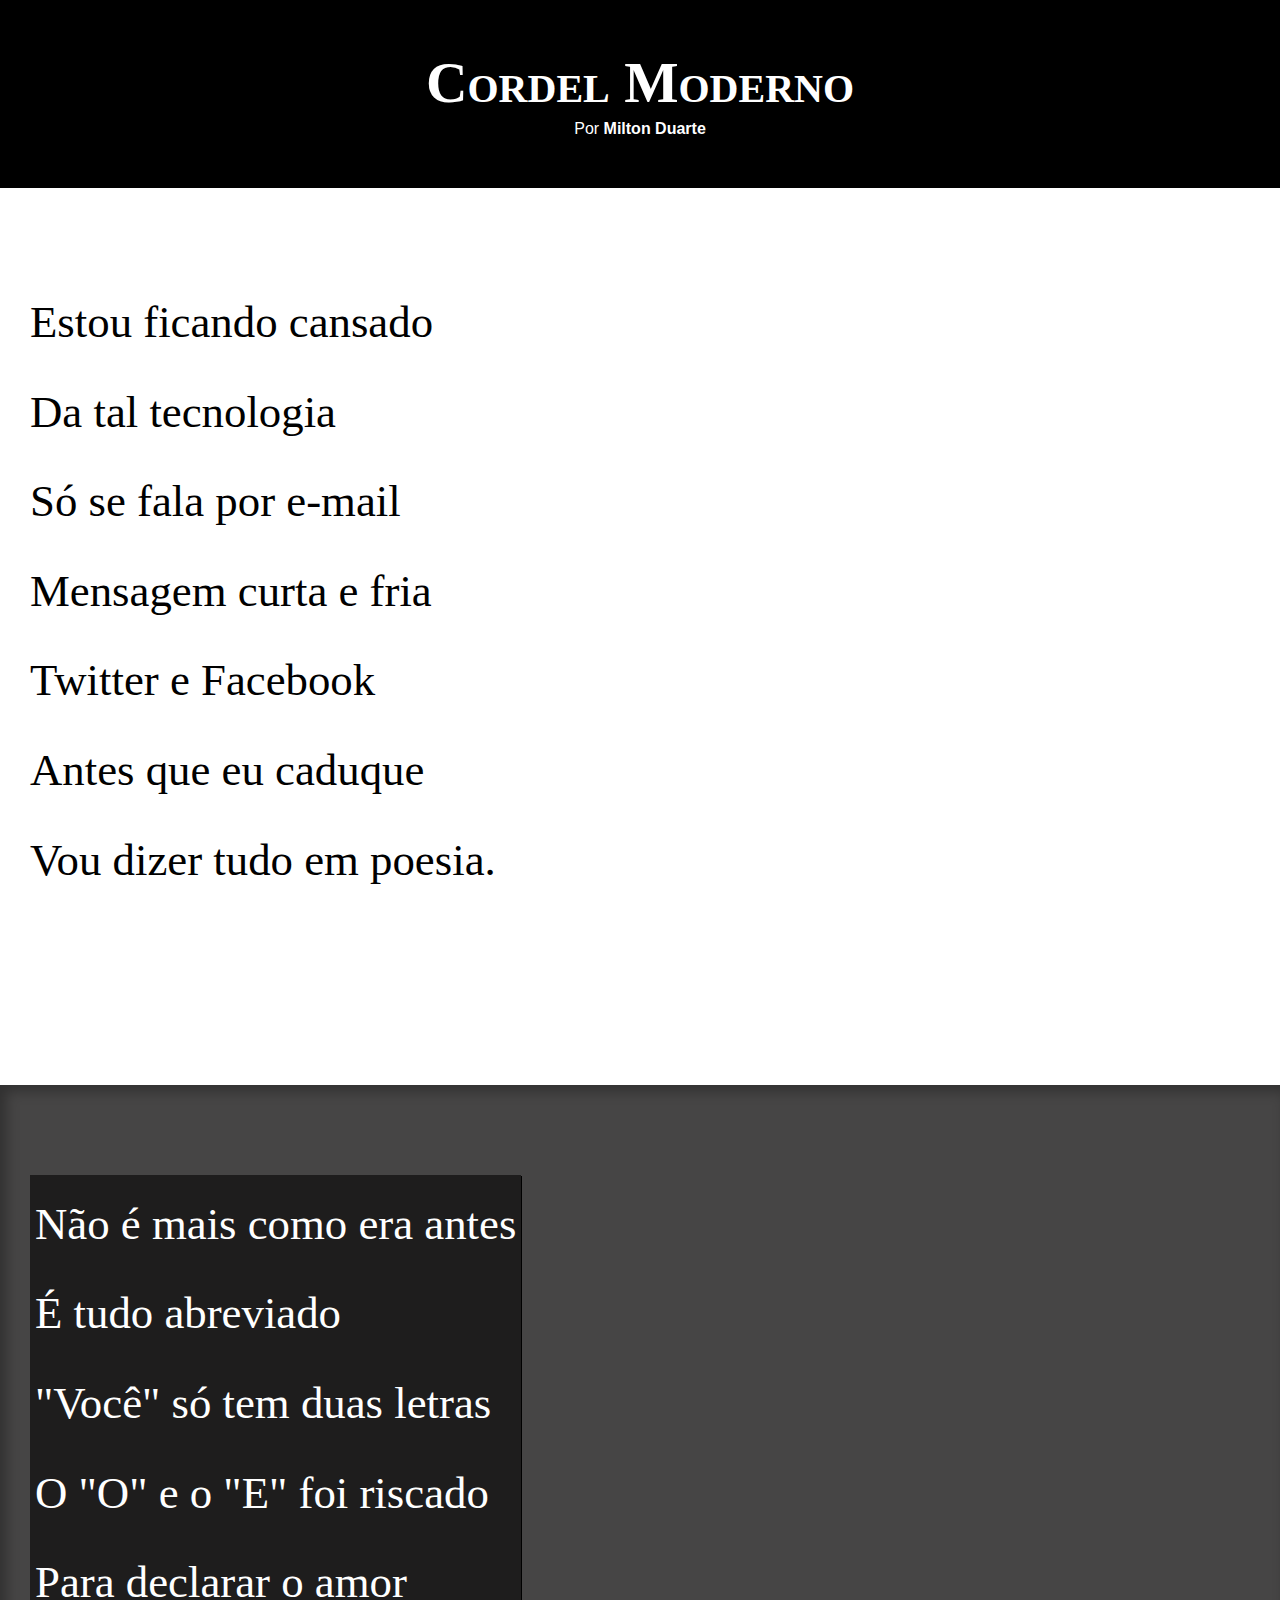
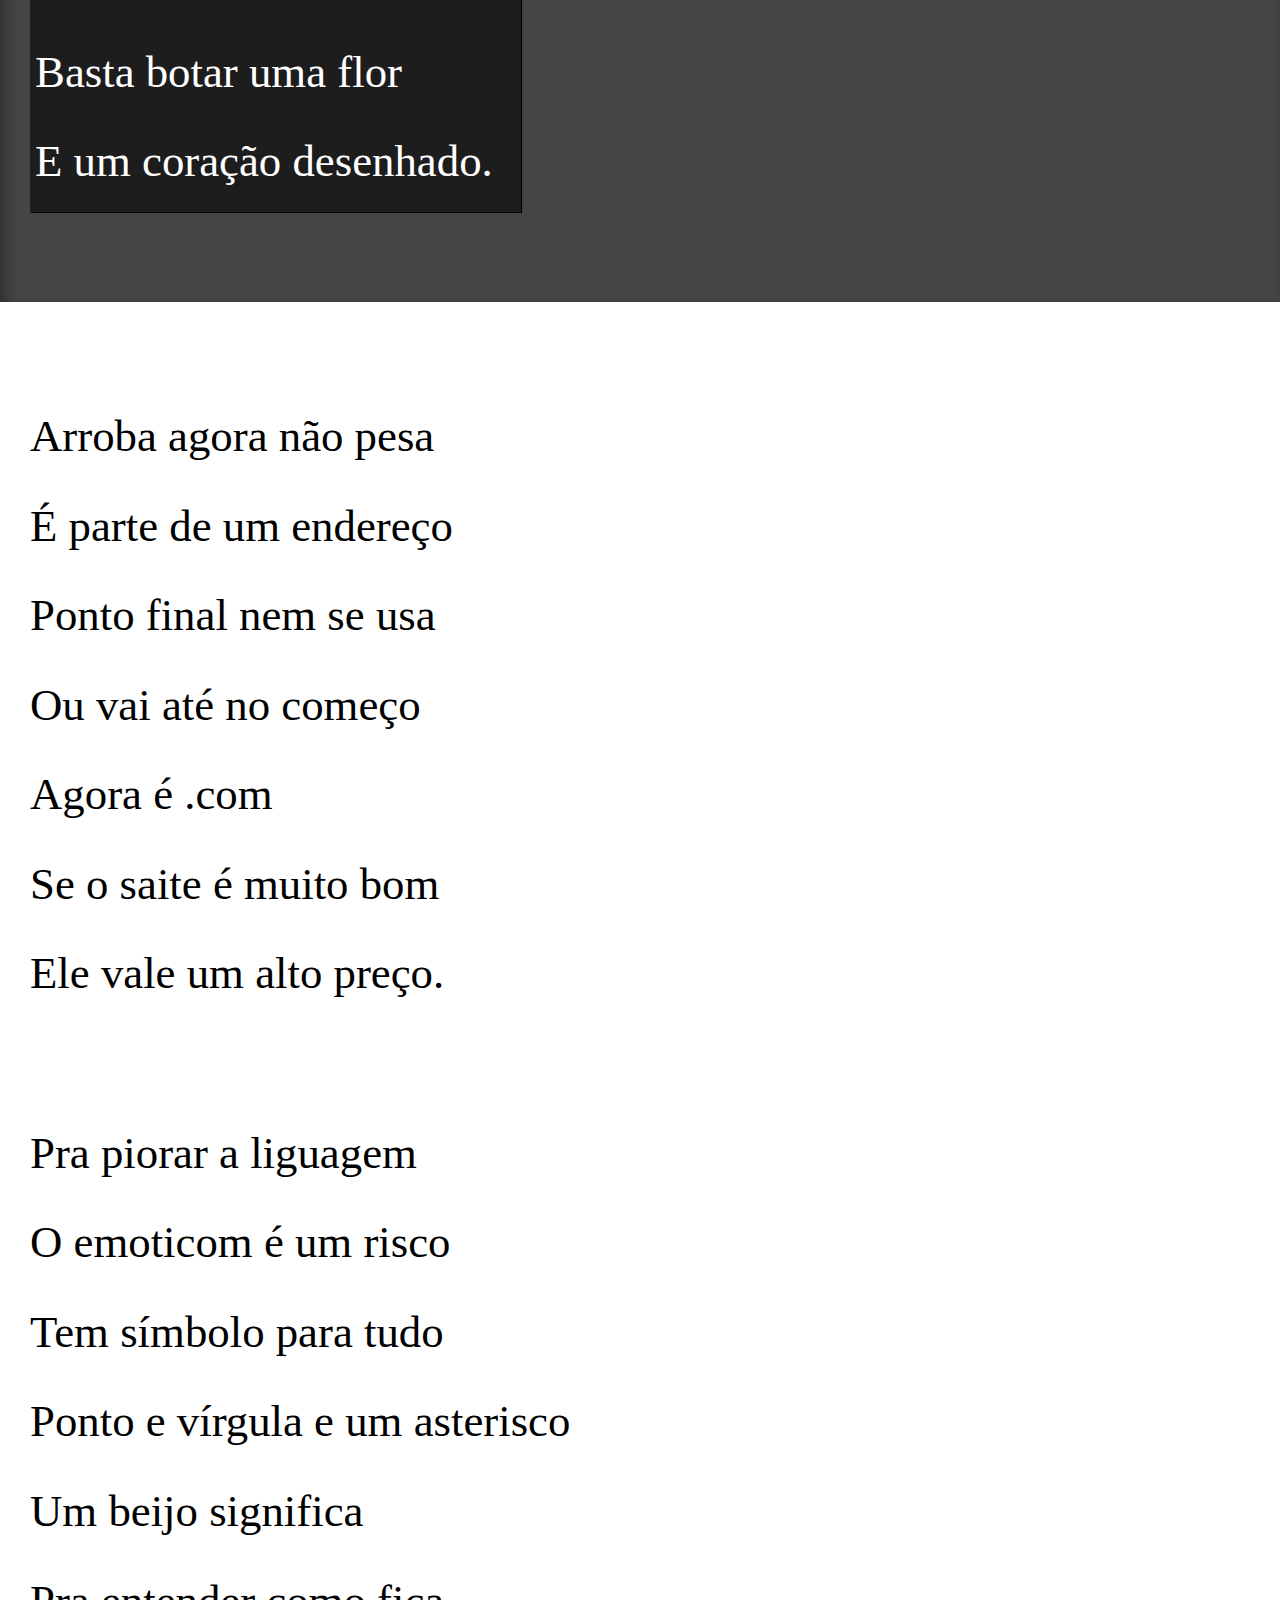
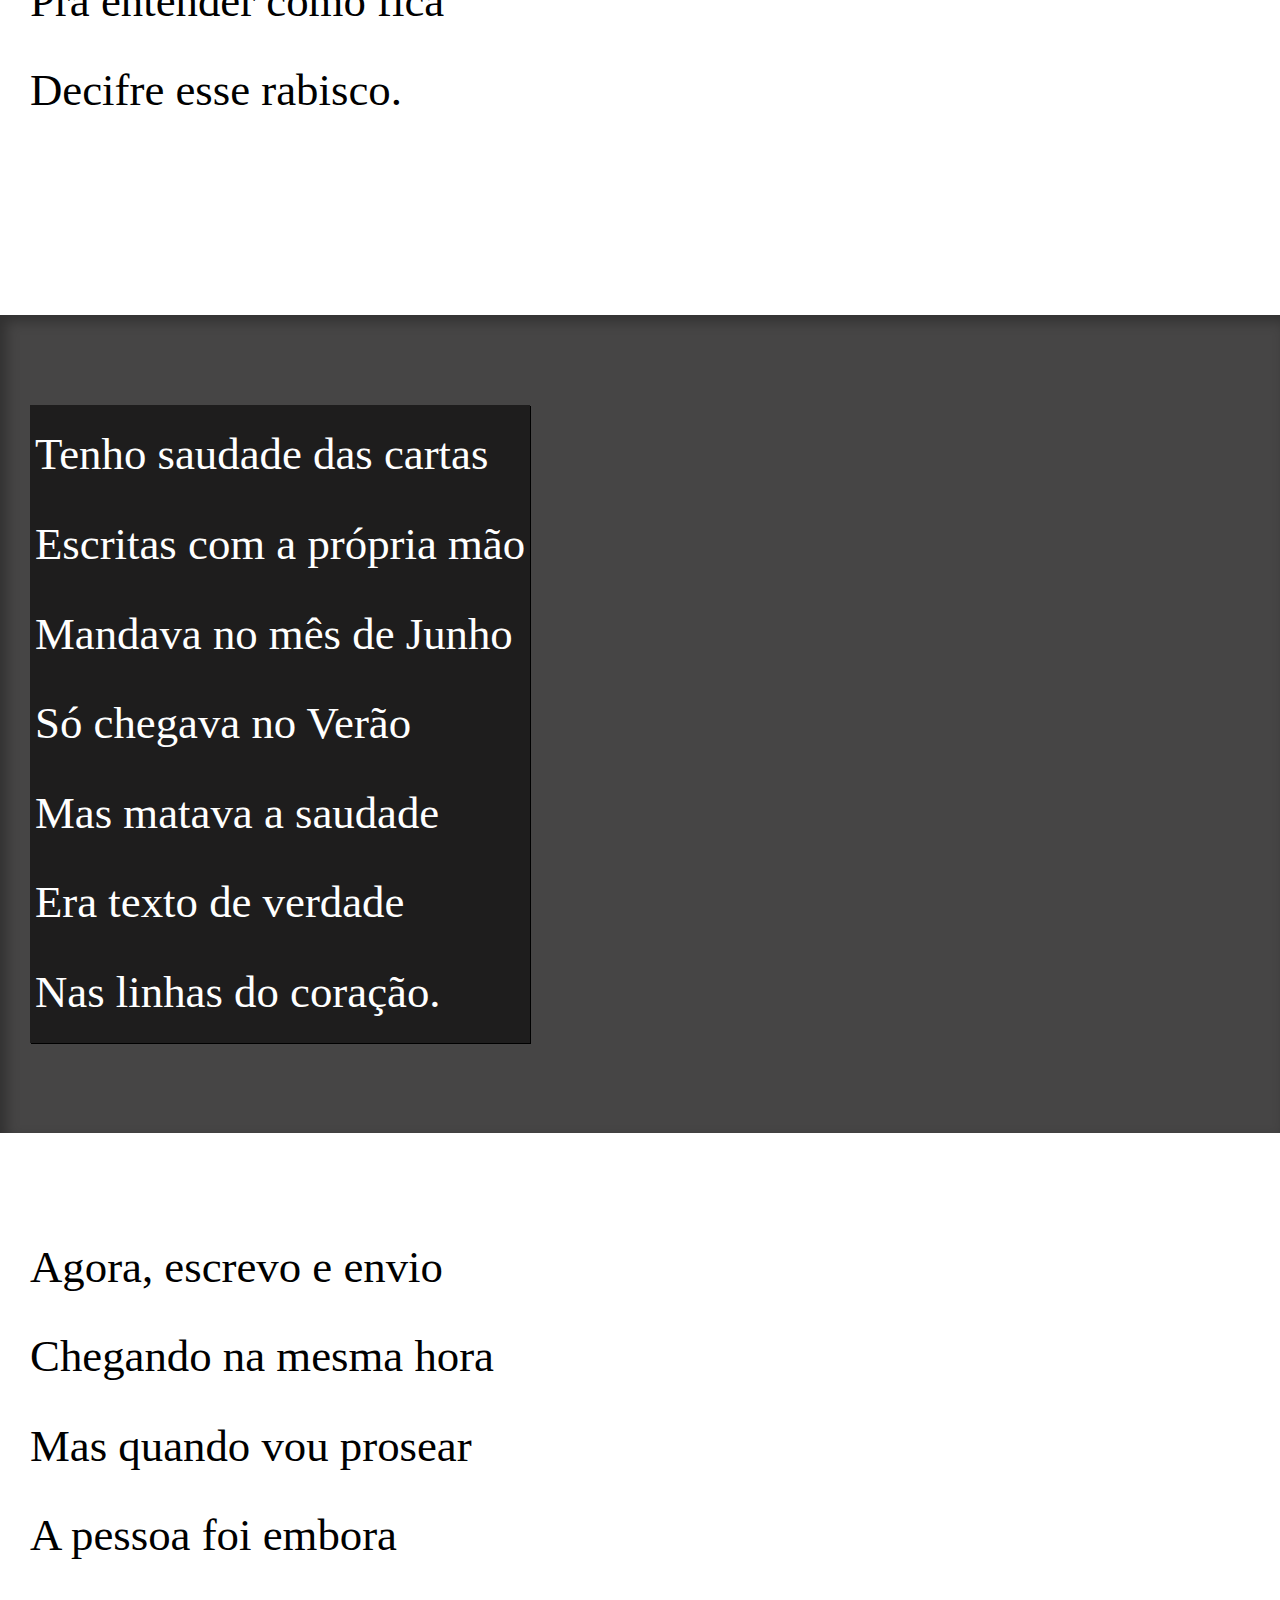
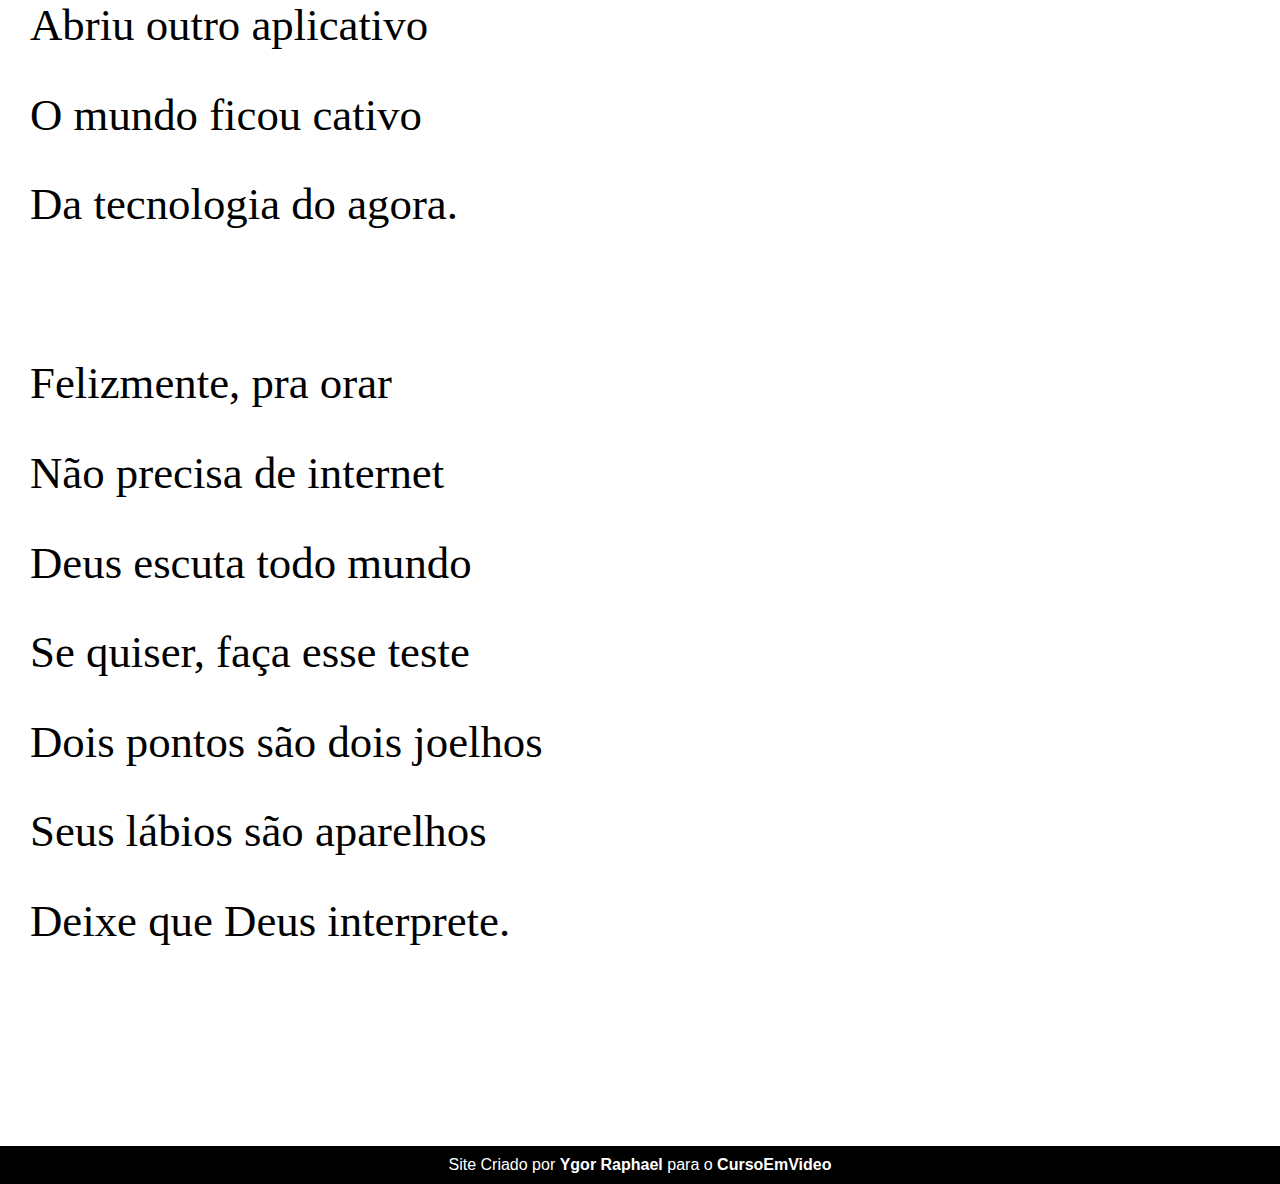
<file: desafios/index.html>
<!DOCTYPE html>
<html lang="pt-br">
<head>
    <meta charset="UTF-8">
    <meta name="viewport" content="width=device-width, initial-scale=1.0">
    <title>Cordel Moderno</title>
    <link rel="stylesheet" href="estilo/style.css">
</head>
<body>
    <header>
        <h1>Cordel Moderno</h1>
        <p>Por <a href="https://www.recantodasletras.com.br/poesias/3186743" target="_blank">Milton Duarte</a></p>
    </header>

    <section class="normal">
        <p>
            Estou ficando cansado <br>
            Da tal tecnologia <br>
            Só se fala por e-mail <br>
            Mensagem curta e fria <br>
            Twitter e Facebook <br>
            Antes que eu caduque <br>
            Vou dizer tudo em poesia.
        </p>
    </section>


    <section class="imagem" id="img01">
        <p>
            Não é mais como era antes <br>
            É tudo abreviado <br>
            "Você" só tem duas letras <br>
            O "O" e o "E" foi riscado <br>
            Para declarar o amor <br>
            Basta botar uma flor <br>
            E um coração desenhado.
        </p>
    </section>


    <section class="normal">
        <p>
            Arroba agora não pesa <br>
            É parte de um endereço <br>
            Ponto final nem se usa <br>
            Ou vai até no começo <br>
            Agora é .com <br>
            Se o saite é muito bom <br>
            Ele vale um alto preço. <br>
        </p>
        
        
        <p>
            Pra piorar a liguagem <br>
            O emoticom é um risco <br>
            Tem símbolo para tudo <br>
            Ponto e vírgula e um asterisco <br>
            Um beijo significa <br>
            Pra entender como fica <br>
            Decifre esse rabisco.
        </p>
    </section>


    <section class="imagem" id="img02">
        <p>
            Tenho saudade das cartas <br>
            Escritas com a própria mão <br>
            Mandava no mês de Junho <br>
            Só chegava no Verão <br>
            Mas matava a saudade <br>
            Era texto de verdade <br>
            Nas linhas do coração.
        </p>
    </section>

    <section class="normal">
        <p>
            Agora, escrevo e envio <br>
            Chegando na mesma hora <br>
            Mas quando vou prosear <br>
            A pessoa foi embora <br>
            Abriu outro aplicativo <br>
            O mundo ficou cativo <br>
            Da tecnologia do agora. <br>
        </p>
        
        
        <p>
            Felizmente, pra orar <br>
            Não precisa de internet <br>
            Deus escuta todo mundo <br>
            Se quiser, faça esse teste <br>
            Dois pontos são dois joelhos <br>
            Seus lábios são aparelhos <br>
            Deixe que Deus interprete.
        </p>
    </section>

    <footer>Site Criado por <a href="https://github.com/YgorCRVG" target="_blank">Ygor Raphael</a>
    para o <a href="https://www.cursoemvideo.com" target="_blank">CursoEmVideo</a></footer>
</body>
</html>
</file>
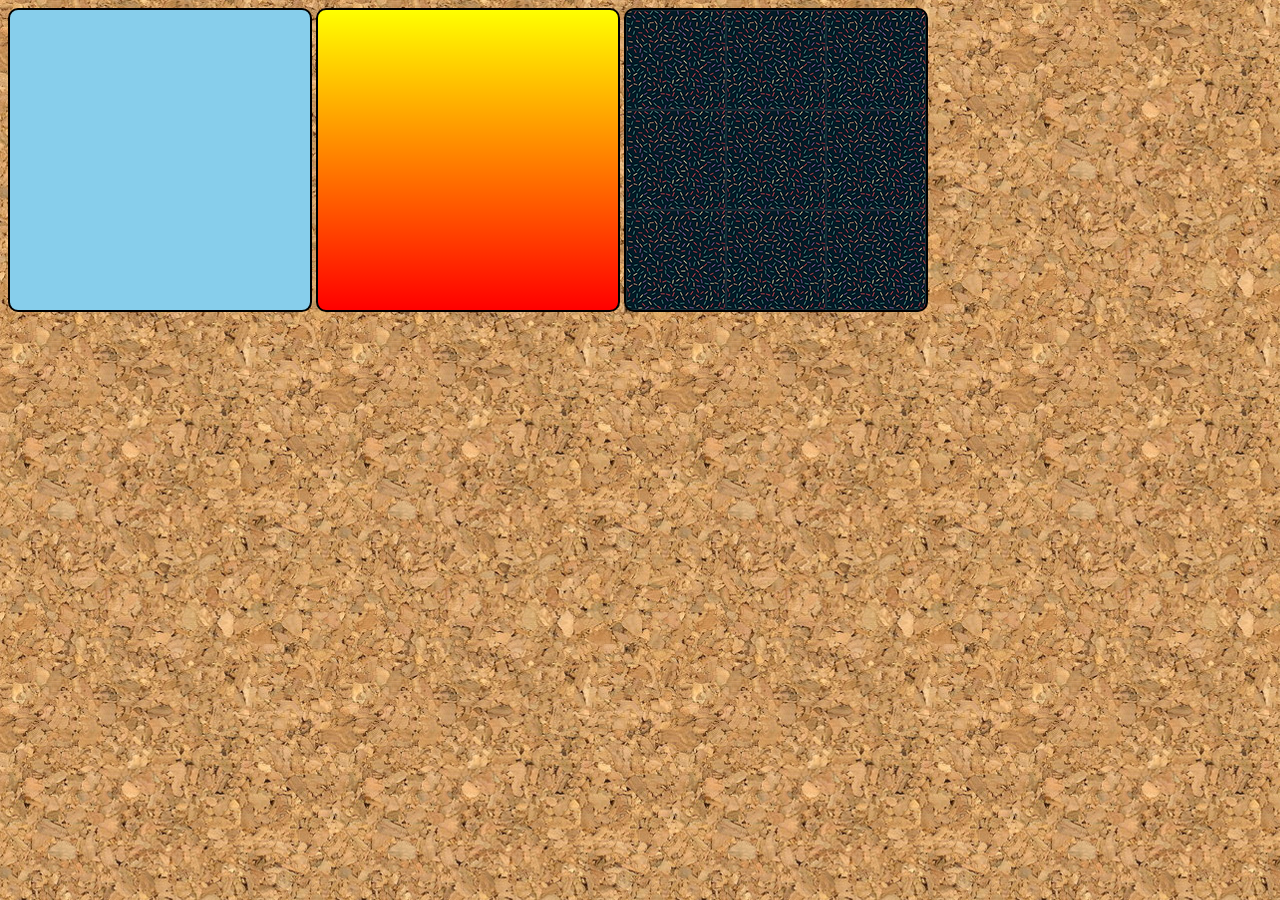
<file: fundo001.html>
<!DOCTYPE html>
<html lang="pt-br">
<head>
    <meta charset="UTF-8">
    <meta name="viewport" content="width=device-width, initial-scale=1.0">
    <title>Teste de imagem de fundo</title>
    <style>

        body { 
            background-image: url(img/wallpaper001.jpg);
        }
        
        div.quadrado {
            display: inline-block;
            border-radius: 10px;
            border: 2px solid black;
            background-color: lightgrey;
            width: 300px;
            height: 300px;
        }

        div#q1 {
            background-color: skyblue;
        }

        div#q2 {
            background-image: linear-gradient(to bottom, yellow, red);
        }

        div#q3 {
            background-image: url(img/pattern001.png);
        }
    </style>
</head>
<body>
    <div class="quadrado" id="q1">

    </div>
    <div class="quadrado" id="q2">

    </div>
    <div class="quadrado" id="q3">

    </div>
</body>
</html>
</file>
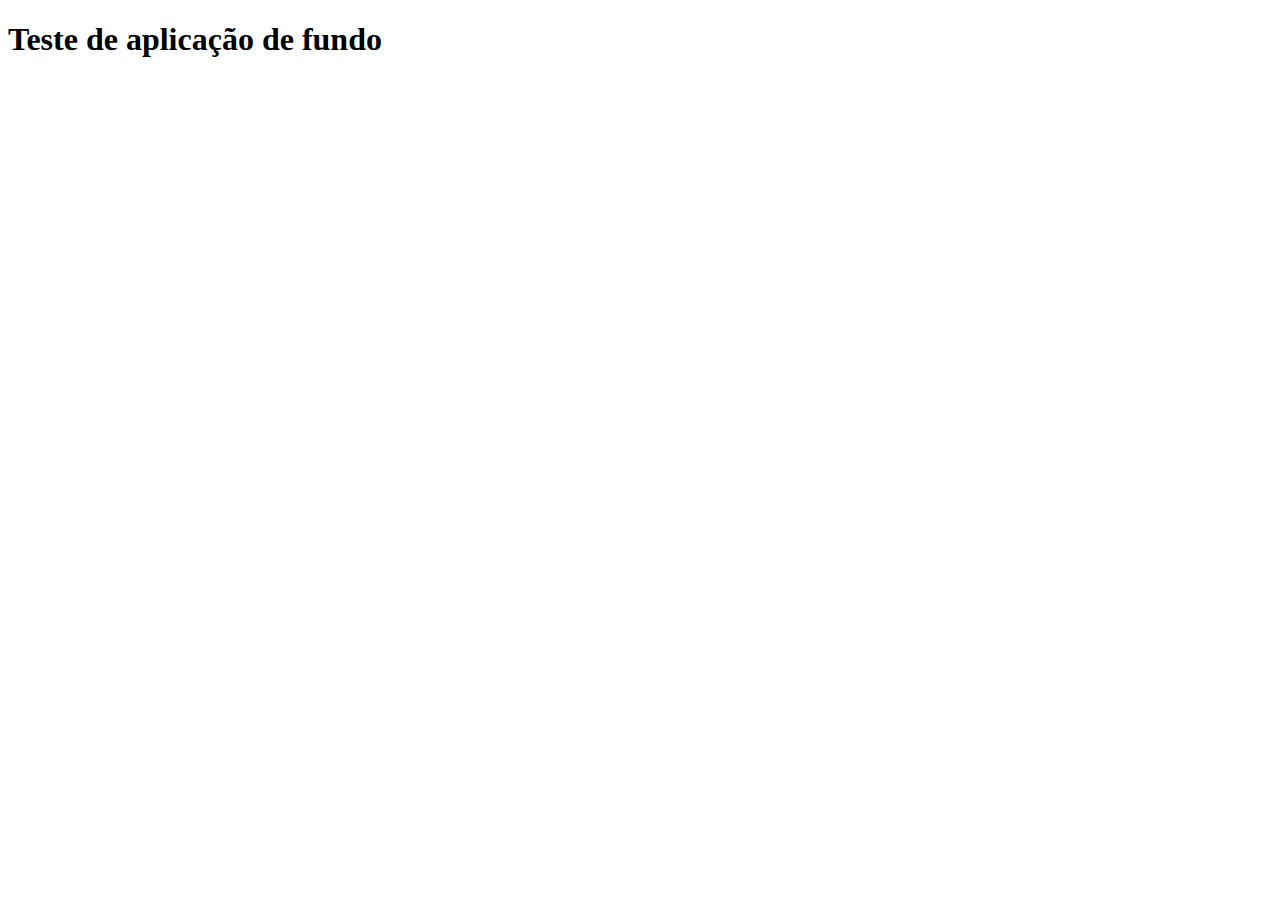
<file: fundo002.html>
<!DOCTYPE html>
<html lang="pt-br">
<head>
    <meta charset="UTF-8">
    <meta name="viewport" content="width=device-width, initial-scale=1.0">
    <title>Teste de imagem de fundo 2</title>
    <style>
        body {
            background-image: url('https://gustavoguanabara.github.io/html-css/imagens/mascote.png');
            background-size: 100px 100px;
            background-repeat: no-repeat;
        }    

    </style>
</head>
<body>
    <h1>Teste de aplicação de fundo</h1>
</body>
</html>
</file>
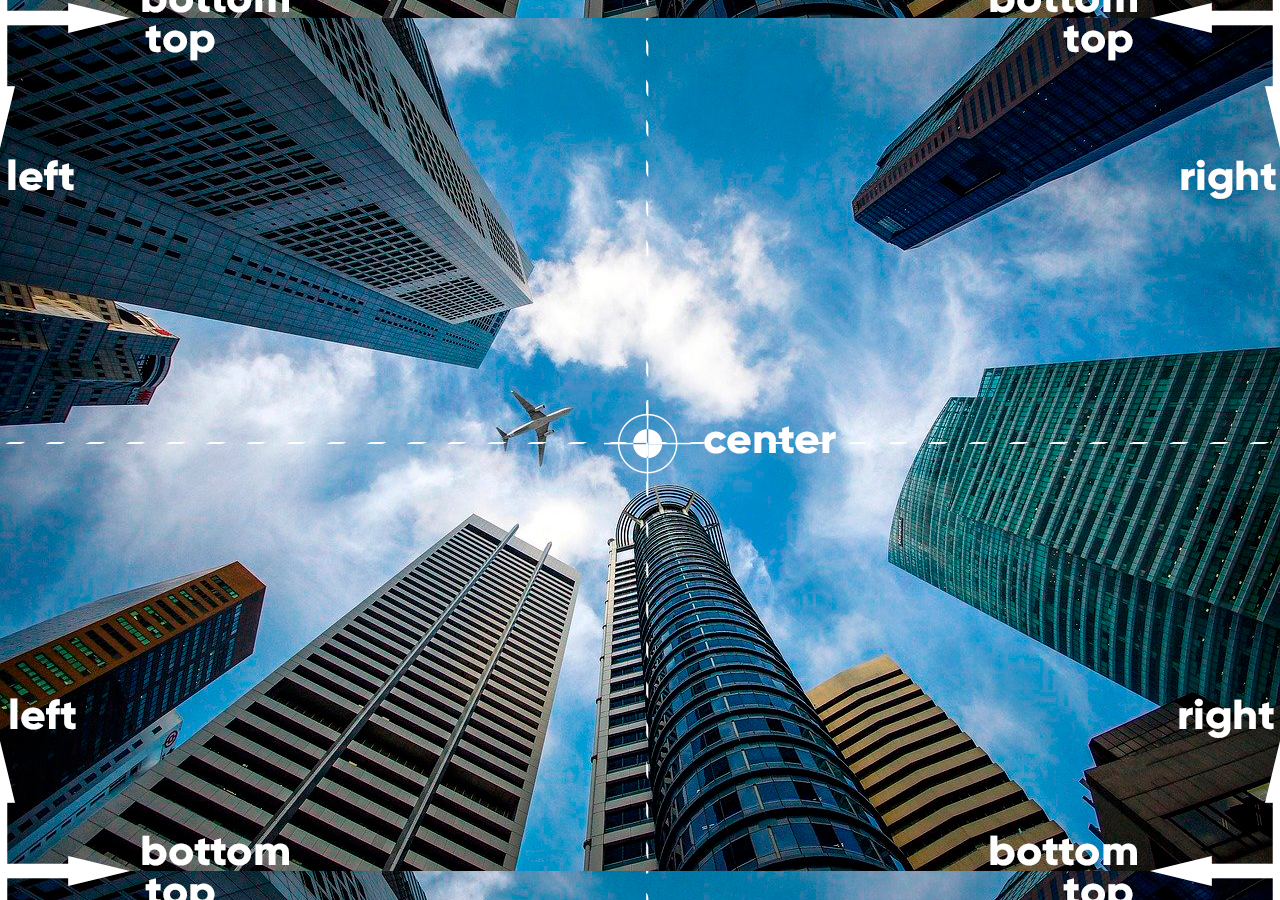
<file: fundo005.html>
<!DOCTYPE html>
<html lang="pt-br">
<head>
    <meta charset="UTF-8">
    <meta name="viewport" content="width=device-width, initial-scale=1.0">
    <title>Posicionamento</title>
    <style>
        body {
            height: 97vh;
            background-image: url('img/wallpaper003.jpg');
            background-position: center center;
            
        }
    </style>
</head>
<body>
    
</body>
</html>
</file>
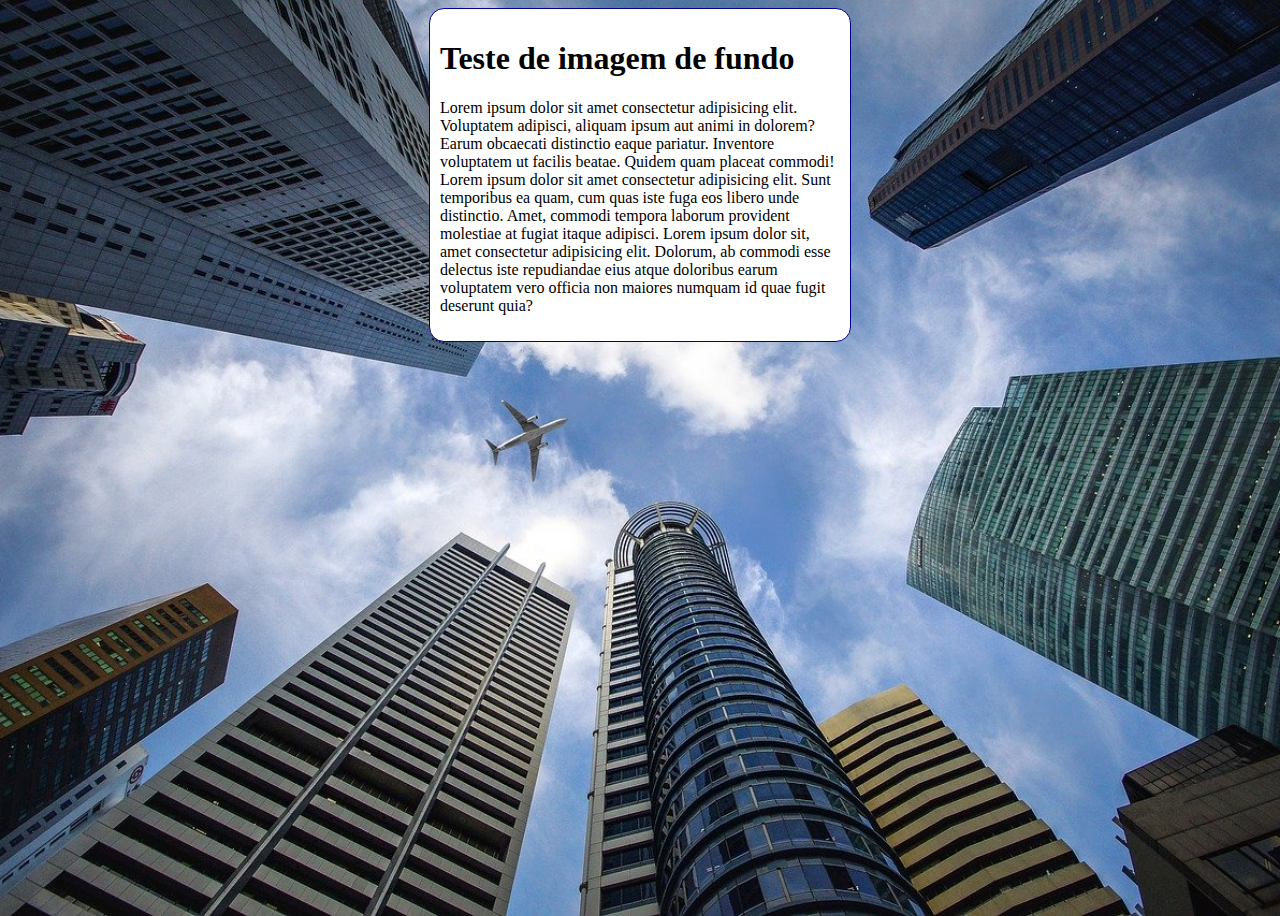
<file: fundo006.html>
<!DOCTYPE html>
<html lang="pt-br">
<head>
    <meta charset="UTF-8">
    <meta name="viewport" content="width=device-width, initial-scale=1.0">
    <title>document</title>
    <style>
        body {
            background-color: black;
            background-image: url(img/wallpaper002.jpg);
            background-position: center center;
            background-repeat: no-repeat;
            background-size: cover;
            height: 100vh;
        }

        main {
            background-color: white;
            width: 400px;
            padding: 10px;
            border: 1px solid darkblue;
            border-radius: 15px;
            margin: auto;
        }
    </style>
</head>
<body>
    <main>
        <h1>Teste de imagem de fundo</h1>
        <p>Lorem ipsum dolor sit amet consectetur adipisicing elit. Voluptatem adipisci, aliquam ipsum aut animi in dolorem? Earum obcaecati distinctio eaque pariatur. Inventore voluptatem ut facilis beatae. Quidem quam placeat commodi! Lorem ipsum dolor sit amet consectetur adipisicing elit. Sunt temporibus ea quam, cum quas iste fuga eos libero unde distinctio. Amet, commodi tempora laborum provident molestiae at fugiat itaque adipisci. Lorem ipsum dolor sit, amet consectetur adipisicing elit. Dolorum, ab commodi esse delectus iste repudiandae eius atque doloribus earum voluptatem vero officia non maiores numquam id quae fugit deserunt quia?
        </p>

    </main>
</body>
</html>
</file>
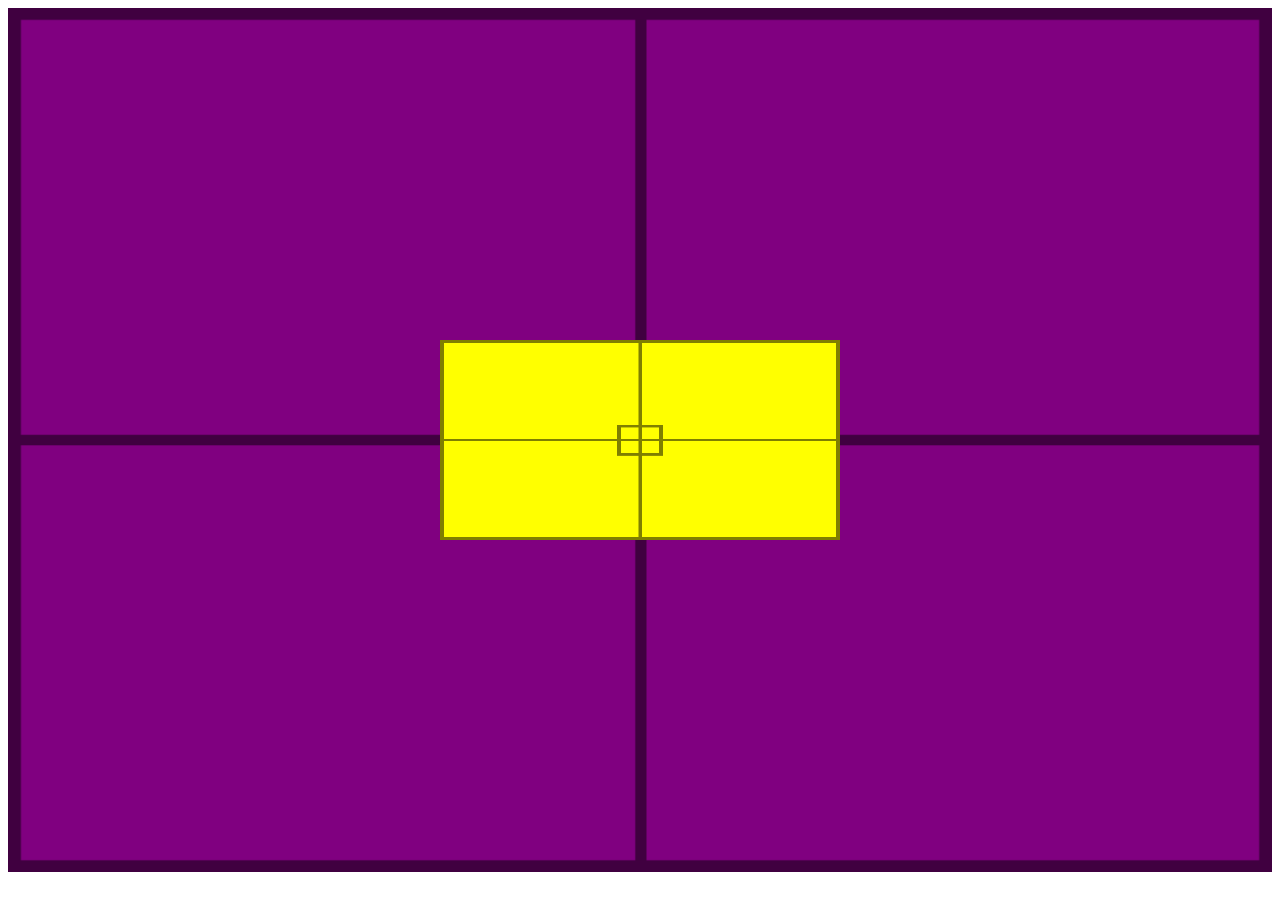
<file: fundo007.html>
<!DOCTYPE html>
<html lang="pt-br">
<head>
    <meta charset="UTF-8">
    <meta name="viewport" content="width=device-width, initial-scale=1.0">
    <title>Alinhamento Vertical</title>
    <style>
        #container {
            background-image: url(img/target001.png);
            background-size: 100% 100%;
            position: relative;
            height: 96vh;
            background-color: purple;
        }

        #conteudo {
            background-image: url(img/target001.png);
            background-size: 100% 100%;
            position: absolute;
            height: 200px;
            background-color: yellow;
            width: 400px;
            margin: auto;

            left: 50%;
            top: 50%;
            transform: translate(-50%, -50%);
        }
    </style>
</head>
<body>
    <section id="container">
        <article id="conteudo">

        </article>
    </section>
</body>
</html>
</file>
<file: desafios/estilo/style.css>
@charset "UTF-8";

* {
    margin: 0px;
    padding: 0px;
}

@import url('https://fonts.googleapis.com/css2?family=Passion+One:wght@400;700;900&display=swap');

@import url('https://fonts.googleapis.com/css2?family=Sriracha&display=swap');

:root {
    --fonte1: Verdana, Geneva, Tahoma, sans-serif;
    --fonte2: "Passion One", cursive;
    --fonte3: "Sriracha", cursive;
}

html, body {
    min-height: 100vh;
    background-color: darkgray;
    font-family: var(--fonte1);
}

header {
    background-color: black;
    color: white;
    text-align: center;
}

header > h1 {
    padding-top: 50px;
    margin-bottom: 5px;
    font-variant: small-caps;
    font-family: var(--fonte2);
    font-size: 4.5vw;
}

header > p {
    padding-bottom: 50px;
}

a { 
    color: white;
    text-decoration: none;
    font-weight: bolder;
}

a:hover {
    text-decoration: underline;
}

section {
    padding-top: 10vh;
    padding-bottom: 10vh;
    line-height: 2em;
    padding-left: 30px;
    font-family: var(--fonte3);
    font-size: 3.5vw;
}

section > p {
    padding-bottom: 2em;
}

section.normal {
    background-color: white;
    color: black;
}

section.imagem {
    background-color: rgb(70, 69, 69);
    color: white;
    box-shadow: inset 6px 6px 13px rgba(0, 0, 0, 0.308);
    background-size: cover;
    background-attachment: fixed;
}

section.imagem > p {
    display: inline-block;
    padding: 5px;
    background-color: rgba(0, 0, 0, 0.568);
    box-shadow: 1px 1px 0 black;
}

section#img01 {
    background-image: url('../imagens/background001.jpg');
    background-position: right center;
}

section#img02 {
    background-image: url('../imagens/background002.jpg');
}

footer {
    background-color: black;
    color: white;
    text-align: center;
    padding: 10px;
}
</file>
